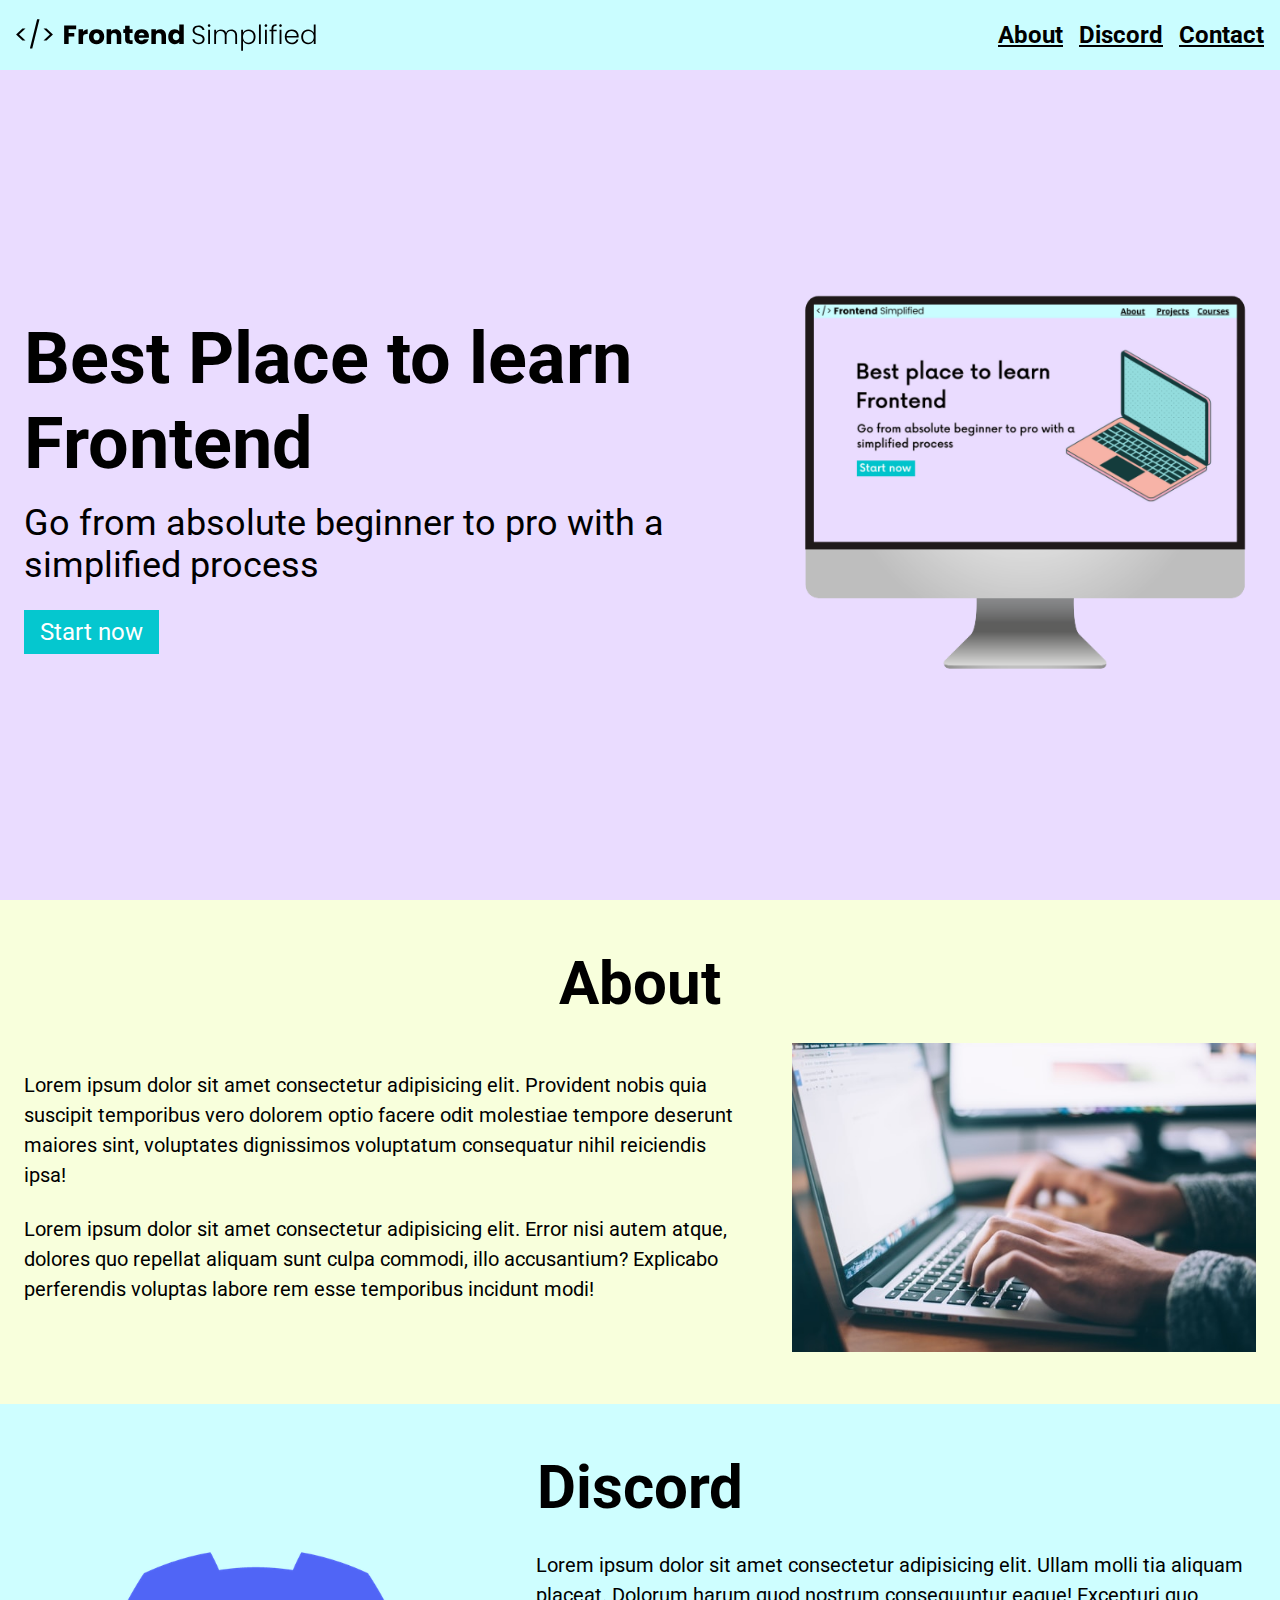
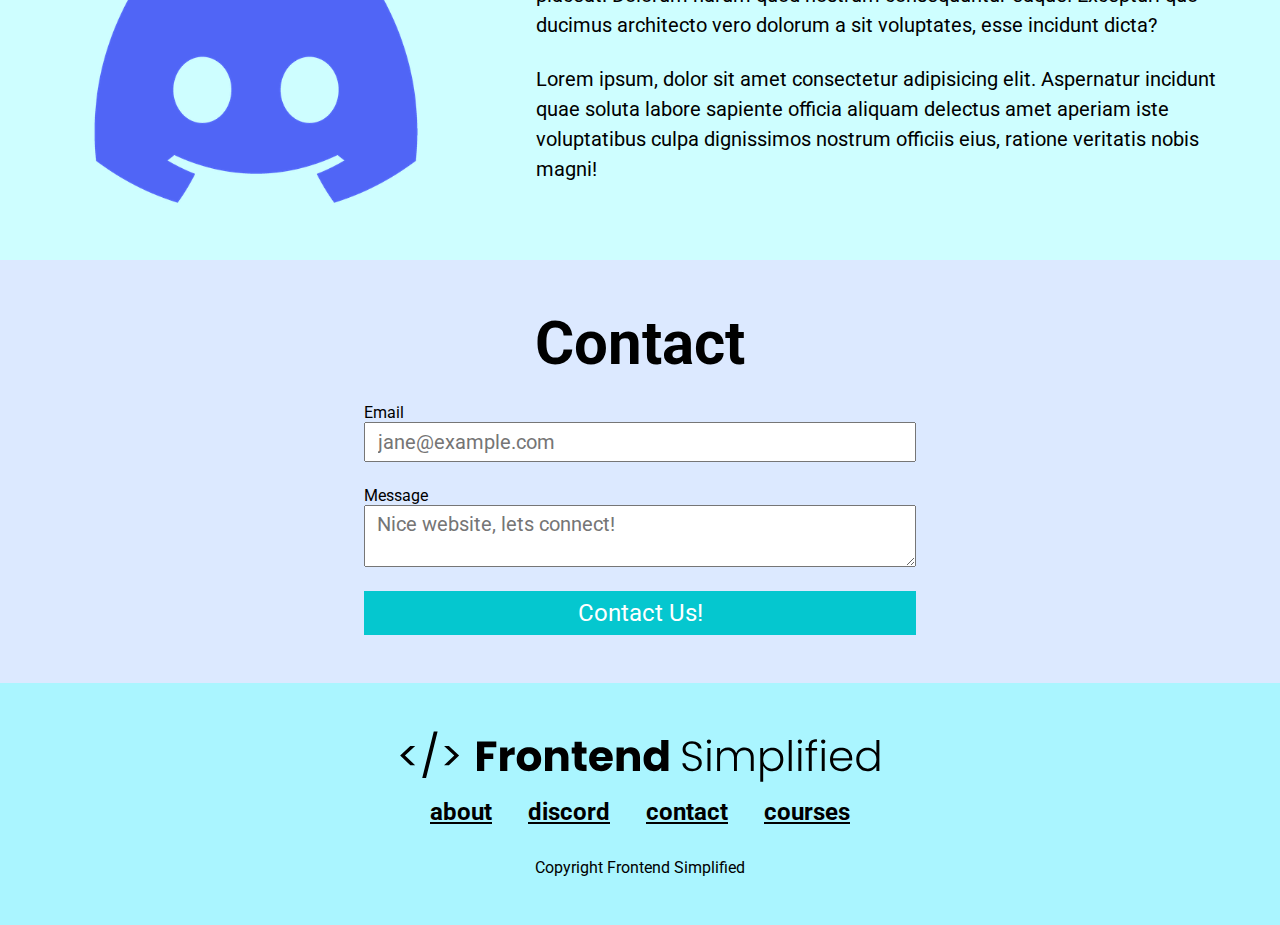
<file: index.html>
<!DOCTYPE html>
<html lang="en">
  <head>
    <meta charset="UTF-8" />
    <meta http-equiv="X-UA-Compatible" content="IE=edge" />
    <meta name="viewport" content="width=device-width, initial-scale=1.0" />
    <title>Document</title>
    <link rel="stylesheet" href="./styles.css" />
  </head>

  <body>
    <section>
      <nav>
        <img src="./HTML Practise Assets/FES.svg" class="logo" alt="" />
        <ul>
          <li><a href="#about">About</a></li>
          <li><a href="#discord">Discord</a></li>
          <li><a href="#contact">Contact</a></li>
        </ul>
      </nav>
      <header>
        <div class="row">
          <div class="home__description">
            <h1>Best Place to learn Frontend</h1>
            <p class="subheader">
              Go from absolute beginner to pro with a simplified process
            </p>
            <button class="home__description--buton">Start now</button>
          </div>
          <figure>
            <img
              src="./HTML Practise Assets/laptop.png"
              alt="Home page image"
            />
          </figure>
        </div>
      </header>
    </section>
    <main>
      <section id="about">
        <h2>About</h2>
        <div class="row">
          <div class="section__description">
            <div class="section__description--wrapper">
              <p class="section__description--para">
                Lorem ipsum dolor sit amet consectetur adipisicing elit.
                Provident nobis quia suscipit temporibus vero dolorem optio
                facere odit molestiae tempore deserunt maiores sint, voluptates
                dignissimos voluptatum consequatur nihil reiciendis ipsa!
              </p>
              <p class="section__description--para">
                Lorem ipsum dolor sit amet consectetur adipisicing elit. Error
                nisi autem atque, dolores quo repellat aliquam sunt culpa
                commodi, illo accusantium? Explicabo perferendis voluptas labore
                rem esse temporibus incidunt modi!
              </p>
            </div>
            <figure class="about__img--wrapper">
              <img
                src="./HTML Practise Assets/about.jpg"
                alt="photo of laptop"
              />
            </figure>
          </div>
        </div>
      </section>

      <section id="discord">
        <h2>Discord</h2>
        <div class="row">
          <div class="section__description">
            <figure class="about__img--wrapper">
              <img
                src="./HTML Practise Assets/discord.png"
                alt="photo of discord logo"
              />
            </figure>
            <div class="section__description--wrapper">
              <p class="section__description--para">
                Lorem ipsum dolor sit amet consectetur adipisicing elit. Ullam
                molli tia aliquam placeat. Dolorum harum quod nostrum
                consequuntur eaque! Excepturi quo ducimus architecto vero
                dolorum a sit voluptates, esse incidunt dicta?
              </p>
              <p class="section__description--para">
                Lorem ipsum, dolor sit amet consectetur adipisicing elit.
                Aspernatur incidunt quae soluta labore sapiente officia aliquam
                delectus amet aperiam iste voluptatibus culpa dignissimos
                nostrum officiis eius, ratione veritatis nobis magni!
              </p>
            </div>
          </div>
        </div>
      </section>

      <section id="contact">
        <h2>Contact</h2>
        <form action="  ">
          <label for="">Email</label>
          <input type="email" placeholder="jane@example.com" />
          <label for="">Message</label>
          <textarea
            type="text"
            placeholder="Nice website, lets connect!"
          ></textarea>
          <button>Contact Us!</button>
        </form>
      </section>
    </main>

    <footer class>
      <img class="footer__logo" src="./HTML Practise Assets/FES.svg" alt="" />
      <div class="footer__links">
        <a class="footer__link" href="#about">about</a>
        <a class="footer__link" href="#discord">discord</a>
        <a class="footer__link" href="#contact">contact</a>
        <a class="footer__link" href="#courses">courses</a>
      </div>
      <p>Copyright Frontend Simplified</p>
    </footer>
  </body>
</html>
</file>
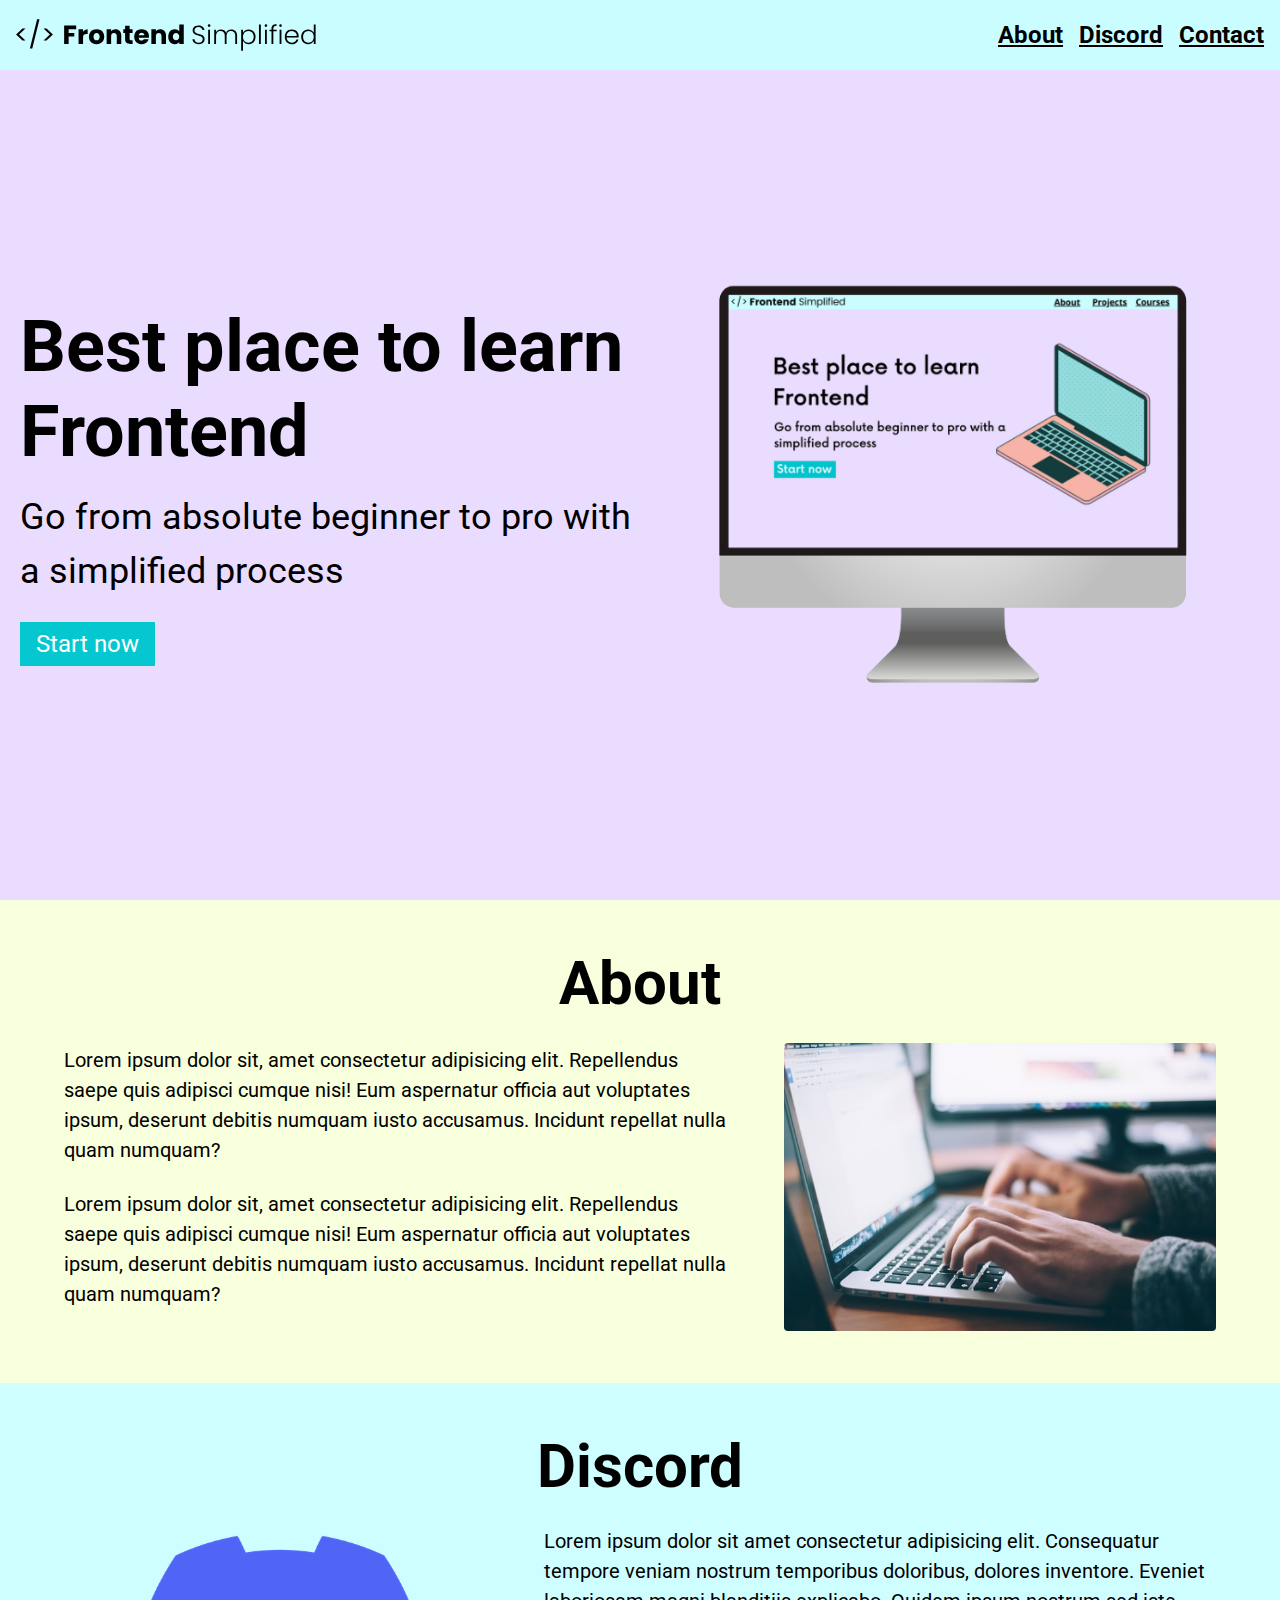
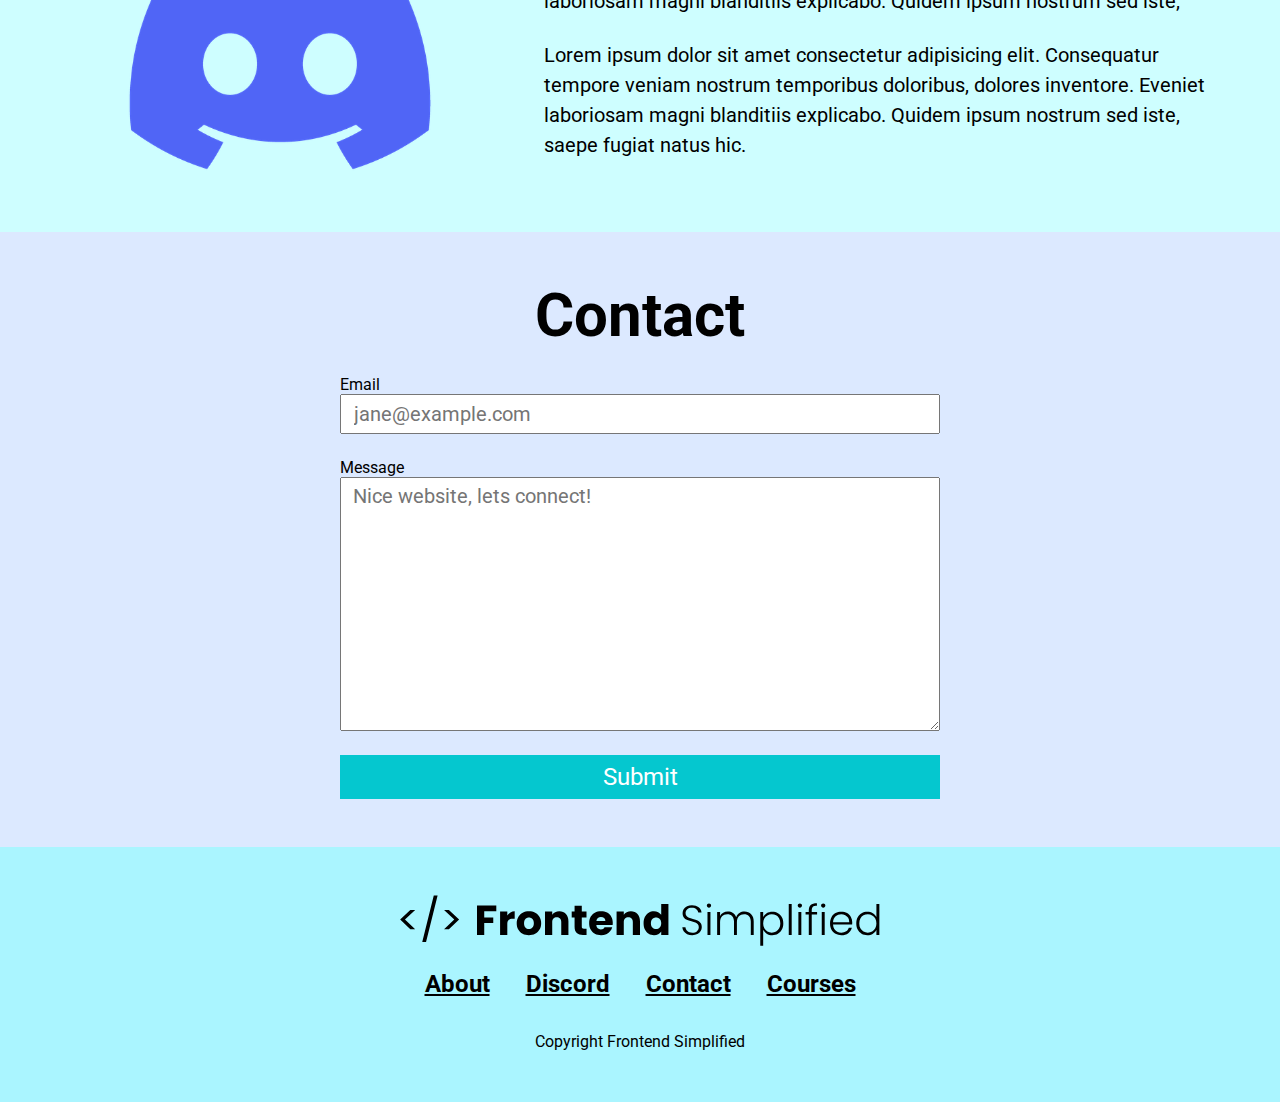
<file: Responsive CSS /index.html>
<!DOCTYPE html>
<html lang="en">

<head>
  <meta charset="UTF-8">
  <meta http-equiv="X-UA-Compatible" content="IE=edge">
  <meta name="viewport" content="width=device-width, initial-scale=1.0">
  <title>Document</title>
  <link rel="stylesheet" href="./style.css">
</head>

<body>
  <section>
    <nav>
      <img class="logo" src="./assets/FES.svg" alt="" />
      <ul>
        <li><a href="#about">About</a></li>
        <li><a href="#discord">Discord</a></li>
        <li><a href="#contact">Contact</a></li>
      </ul>
    </nav>
    <header>
      <div class="row">
        <div class="home__description">
          <h1>Best place to learn Frontend</h1>
          <p class="subheader">Go from absolute beginner to pro with a simplified process</p>
          <button>Start now</button>
        </div>
        <figure class="home__img--wrapper">
          <img class="home__img" src="./assets/laptop.png" alt="" />
        </figure>
      </div>
    </header>
  </section>

  <main>
    <section id="about">
      <h2>About</h2>
      <div class="section__description">
        <div class="section__description--wrapper">
          <p class="section__description--para">
            Lorem ipsum dolor sit, amet consectetur adipisicing elit. Repellendus saepe quis adipisci cumque nisi! Eum
            aspernatur officia aut voluptates ipsum, deserunt debitis numquam iusto accusamus. Incidunt repellat nulla
            quam numquam?
          </p>
          <p class="section__description--para">
            Lorem ipsum dolor sit, amet consectetur adipisicing elit. Repellendus saepe quis adipisci cumque nisi! Eum
            aspernatur officia aut voluptates ipsum, deserunt debitis numquam iusto accusamus. Incidunt repellat nulla
            quam numquam?
          </p>
        </div>
        <figure class="about__img--wrapper">
          <img src="./assets/about.jpg" alt="" />
        </figure>
      </div>
    </section>

    <section id="discord">
      <h2>Discord</h2>
      <div class="section__description">
        <figure class="about__img--wrapper">
          <img src="./assets/discord.png" alt="" />
        </figure>
        <div class="section__description--wrapper">
          <p class="section__description--para">Lorem ipsum dolor sit amet consectetur adipisicing elit. Consequatur
            tempore veniam nostrum temporibus
            doloribus, dolores inventore. Eveniet laboriosam magni blanditiis explicabo. Quidem ipsum nostrum sed iste,
          <p class="section__description--para">Lorem ipsum dolor sit amet consectetur adipisicing elit. Consequatur
            tempore veniam nostrum temporibus
            doloribus, dolores inventore. Eveniet laboriosam magni blanditiis explicabo. Quidem ipsum nostrum sed iste,
            saepe fugiat natus hic.</p>
        </div>

      </div>
    </section>

    <section id="contact">
      <h2>Contact</h2>
      <form action="">
        <span>Email</span>
        <input type="email" placeholder="jane@example.com" />
        <span>Message</span>
        <textarea name="" id="" cols="30" rows="10" placeholder="Nice website, lets connect!"></textarea>
        <button>Submit</button>
      </form>
    </section>
  </main>

  <footer>
    <img class="footer__logo" src="./assets/FES.svg" alt="" />
    <div class="footer__links">
      <a class="footer__link" href="#about">About</a>
      <a class="footer__link" href="#discord">Discord</a>
      <a class="footer__link" href="#contact">Contact</a>
      <a class="footer__link" href="">Courses</a>
    </div>
    <p>Copyright Frontend Simplified</p>
  </footer>
</body>

</html>
</file>
<file: styles.css>
@import url("https://fonts.googleapis.com/css2?family=Roboto:ital,wght@0,400;0,500;0,700;1,300&display=swap");

* {
  padding: 0;
  margin: 0;
  box-sizing: border-box;
  font-family: "Roboto", sans-serif;
}

nav {
  height: 70px;
  display: flex;
  justify-content: space-between;
  align-items: center;
  padding: 0 16px;
  background-color: #cafdff;
}

header {
  background-color: #eadcff;
  height: calc(100vh - 70px);
  padding: 24px;
  display: flex;
  align-items: center;
  justify-content: center;
}

h1 {
  font-size: 72px;
}

.subheader {
  font-size: 36px;
  margin: 16px 0 24px 0;
}

button {
  background-color: #05c7cf;
  color: white;
  border: none;
  padding: 8px 16px;
  font-size: 24px;
  cursor: pointer;
}

a {
  color: black;
  font-size: 24px;
  font-weight: 700;
}

.logo {
  width: 300px;
}

ul {
  display: flex;
}

li {
  list-style-type: none;
  padding-left: 16px;
}

.row {
  width: 100%;
  max-width: 1300px;
  display: flex;
  align-items: center;
  justify-content: center;
  margin: 0 auto;
}

#about,
#discord,
#contact,
footer {
  padding: 48px 0;
}

/* 

ABOUT

*/

#about {
  background-color: #f8ffdc;
}

h2 {
  font-size: 60px;
  text-align: center;
  margin-bottom: 24px;
}

.section__description {
  display: flex;
  justify-content: center;
  align-items: center;
}

.about__img--wrapper {
  width: 40%;
}

img {
  width: 100%;
}

.section__description--wrapper {
  width: 60%;
}

.about__img--wrapper,
.section__description--wrapper {
  padding: 0 24px;
}

.section__description--para {
  font-size: 20px;
  line-height: 1.5;
  margin-bottom: 24px;
}

/* 

DISCORD

*/

#discord {
  background-color: #cefeff;
}

/* 

CONTACT

*/

#contact {
  background-color: #dce9ff;
}

form {
  width: 100%;
  max-width: 600px;
  display: flex;
  flex-direction: column;
  margin: 0 auto;
  padding: 0 24px;
}

input,
textarea {
  margin-bottom: 24px;
  font-size: 20px;
  padding: 6px 12px;
}

/* 

FOOTER

*/

footer {
  background-color: #aaf5ff;
  display: flex;
  flex-direction: column;
  align-items: center;
}

.footer__logo {
  max-width: 480px;
  margin-bottom: 16px;
}

.footer__links {
  margin-bottom: 32px;
}

.footer__link {
  padding: 0 16px;
}

/* SMALL PHONMES, TABLETS, LARGE SMARTPHONES */
@media (max-width: 728px) {
  .row {
    flex-direction: column;
  }

  .home__description {
    margin-bottom: 24px;
    display: flex;
    flex-direction: column;
    align-items: center;
  }

  .home__description--buton {
    max-width: 240px;
  }

  h1 {
    text-align: center;
    font-size: 60px;
  }

  .subheader {
    text-align: center;
    font-size: 28px;
  }

  ul {
    display: none;
  }

  .section__description {
    flex-direction: column;
  }

  .section__description--wrapper {
    width: 100%;
  }

  .about__img--wrapper {
    width: 100%;
  }

  #discord .section__description {
    flex-direction: column-reverse;
  }

  footer {
    padding: 48px 24px;
  }

  .footer__logo {
      max-width: 360px;
  }

  .footer__link {
    padding: 0 4px;
    font-size: 18px;
  }

  .footer__links {
    margin-bottom: 24px;
  }
}
</file>
<file: Responsive CSS /style.css>
@import url('https://fonts.googleapis.com/css2?family=Roboto:wght@300;400;500;700&display=swap');
* {
  font-family: 'Roboto', sans-serif;
  padding: 0;
  margin: 0;
  box-sizing: border-box;
}

html {
  scroll-behavior: smooth;
}

nav {
  display: flex;
  justify-content: space-between;
  align-items: center;
  padding: 0px 16px;
  height: 70px;
  background-color: #CAFDFF;
}

header {
  background-color: #EADCFF;
  min-height: calc(100vh - 70px);
  padding: 20px;
  display: flex;
  align-items: center;
  justify-content: center;
}

img {
  width: 100%;
  border-radius: 4px;
}

button {
  background-color: #05C7CF;
  color: white;
  padding: 8px 16px;
  font-size: 24px;
  border: none;
  cursor: pointer;
}

p {
  line-height: 1.5;
}

h1 {
  font-size: 72px;
}

main section,
footer {
  padding: 48px 0;
}

.row {
  width: 100%;
  max-width: 1300px;
  display: flex;
  align-items: center;
  justify-content: center;
}

.subheader {
  font-size: 36px;
  margin: 16px 0 24px 0;
}

ul {
  display: flex;
}

a {
  color: #000;
  font-weight: bold;
  font-size: 24px;
}

li {
  list-style-type: none;
  padding-left: 16px;
}

.logo {
  width: 300px;
}

.home__description,
.home__img--wrapper {
  width: 50%;
}

.home__img--wrapper {
  display: flex;
  justify-content: center;
}

.home__img {
  width: 80%;
}

/* 

  ABOUT 
  
*/

h2 {
  font-size: 60px;
  text-align: center;
  margin-bottom: 24px;
}

#about {
  background-color: #F8FFDC;
}

.section__description {
  display: flex;
  align-items: center;
  justify-content: center;
  max-width: 1200px;
  margin: 0 auto;
}

.about__img--wrapper {
  width: 40%;
  padding: 0 24px;
}

.section__description--wrapper {
  width: 60%;
  padding: 0 24px;
}

.section__description--para {
  font-size: 20px;
  margin-bottom: 24px;
}

/* 

  DISCORD 
  
*/

#discord {
  background-color: #CEFEFF;
}

/* 

  CONTACT 
  
*/

#contact {
  background-color: #DCE9FF;
}

form {
  max-width: 600px;
  margin: 0 auto;
  display: flex;
  flex-direction: column;
}

input, textarea {
  font-size: 20px;
  margin-bottom: 24px;
  padding: 6px 12px;
}

input {
  height: 40px;
}

/* 

  FOOTER 

*/

footer {
  background-color: #AAF5FF;
  display: flex;
  flex-direction: column;
  align-items: center;
}

.footer__logo {
  max-width: 480px;
  margin-bottom: 24px;
}

.footer__link {
  padding: 0 16px;
}

.footer__links {
  margin-bottom: 32px;
}

@media (max-width: 768px) {
  .row {
    flex-direction: column;
  }
  
  .home__description, .home__img--wrapper {
    width: 100%;
  }

  nav ul {
    display: none;
  }

  .home__description {
    margin-bottom: 24px;
    display: flex;
    flex-direction: column;
    align-items: center;
  }

  h1 {
    text-align: center;
    font-size: 60px;
  }

  .subheader {
    text-align: center;
    font-size: 28px;
  }

  .section__description {
    flex-direction: column;
  }

  .section__description--wrapper,
  .about__img--wrapper {
    width: 100%;
  }

  #discord .section__description {
    flex-direction: column-reverse;
  }

  form {
    padding: 0 24px;
  }

  footer {
    padding: 48px 24px;
  }

  .footer__logo {
    max-width: 400px;
  }

  .footer__link {
    padding: 0 8px;
    font-size: 18px;
  }
}

@media (max-width: 480px) {
  .footer__logo {
    max-width: 320px;
  }

  .footer__link {
    font-size: 16px;
  }
}
</file>
